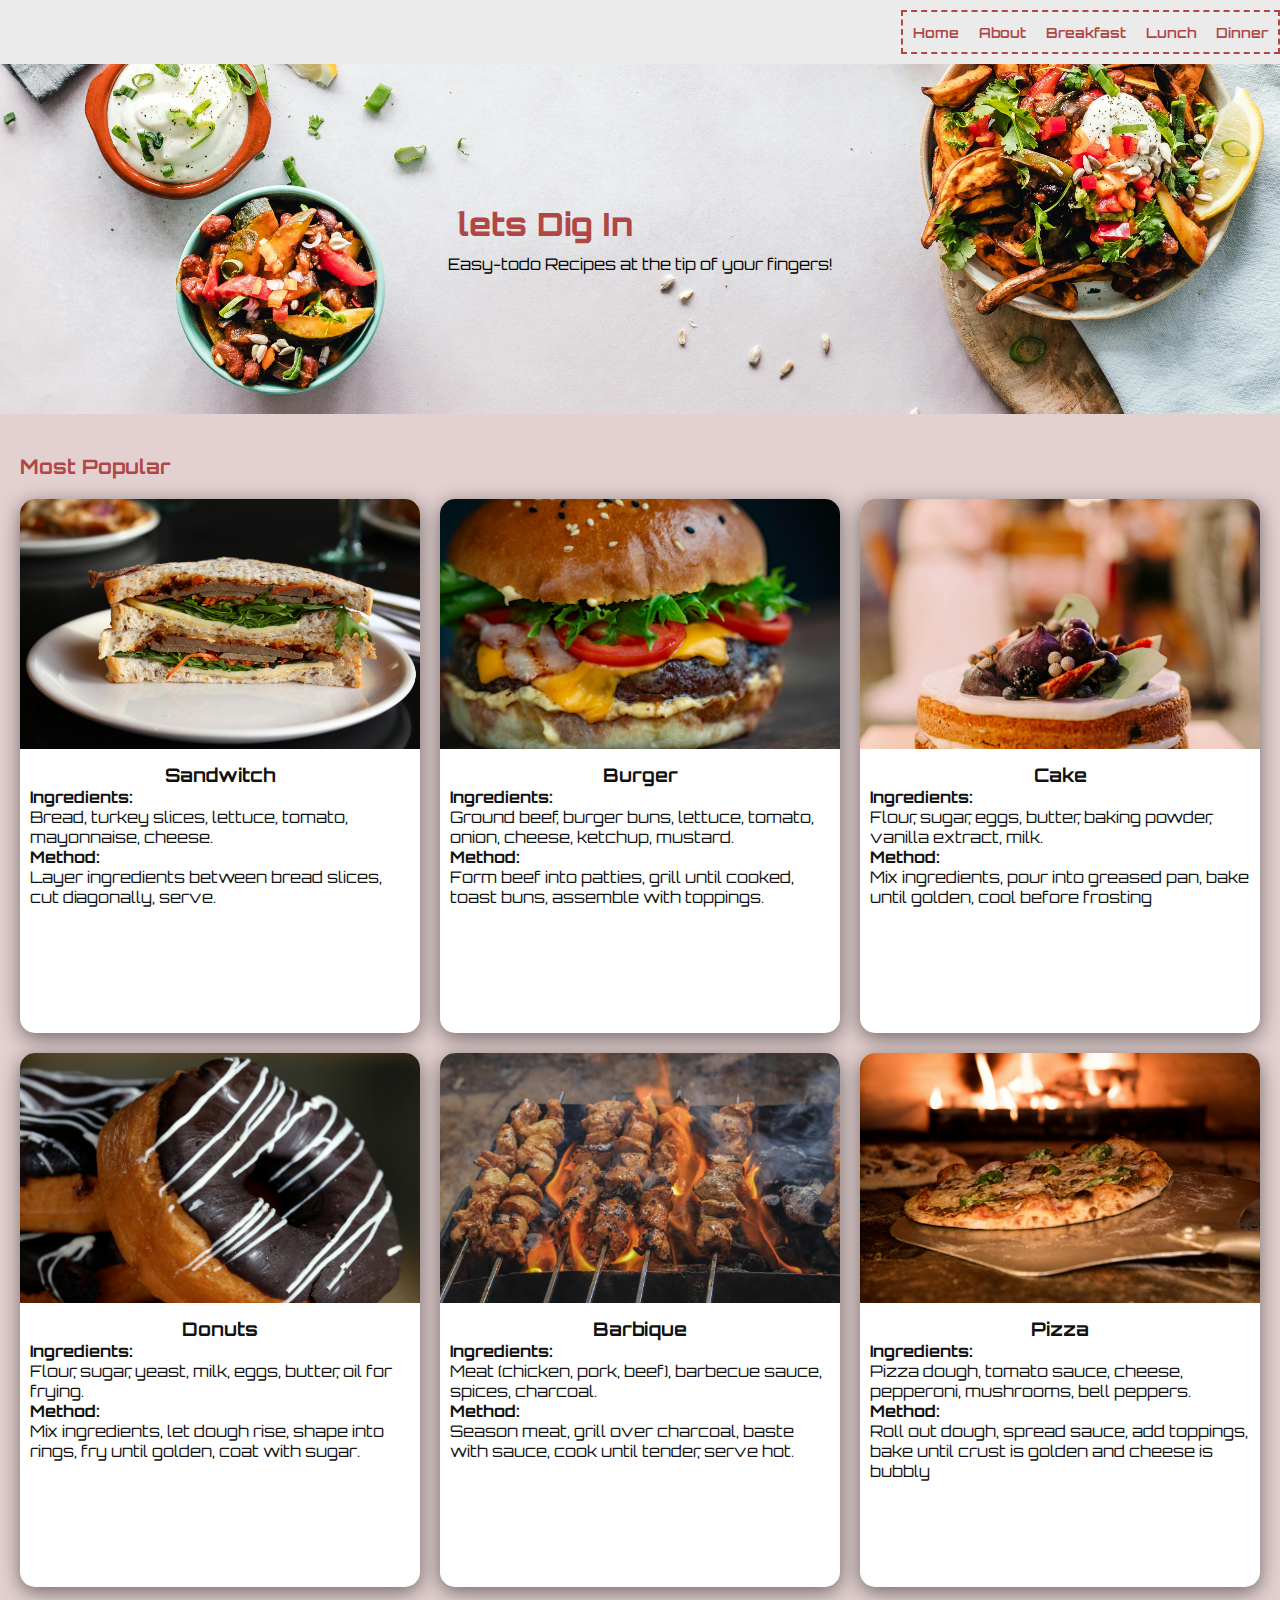
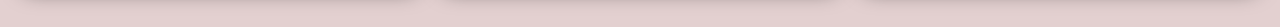
<file: index.html>
<!DOCTYPE html>
<html lang="en">

<head>
    <meta charset="UTF-8">
    <meta name="viewport" content="width=device-width, initial-scale=1.0">
    <title>Homepage</title>
    <link rel="stylesheet" href="css/style.css">
</head>

<body>
    <nav class="navbar">
        <ul>
            <li>
                <a href="/">Home</a>
            </li>
            <li>
                <a href="about.html">About</a>
            </li>
            <li>
                <a href="breakfast.html">Breakfast</a>
            </li>
            <li>
                <a href="lunch.html">Lunch</a>
            </li>
            <li>
                <a href="dinner.html">Dinner</a>
            </li>
        </ul>
    </nav>
    <main>
        <div class="hero-section">
            <div class="hero_part">
                <h3 class="hero_heading">
                    lets Dig In
                </h3>
                <p>Easy-todo Recipes at the tip of your fingers!</p>
            </div>
        </div>
        <div class="most_popular">
            <h2>Most Popular</h2>
            <div class="most_popularsect">

                <div class=card>
                    <div class=image>
                        <img src="./images/food (1).jpg" alt="">
                    </div>
                    <div class=content>
                        <h3>
                            Sandwitch</h3>
                        <h4> Ingredients: </h4>
                        <p>Bread, turkey slices, lettuce, tomato, mayonnaise, cheese.
                        </p>
                        <h4> Method:</h4>
                        <p> Layer ingredients between bread slices, cut diagonally, serve.
                        </p>
                    </div>
                </div>
                <div class=card>
                    <div class=image>
                        <img src="./images/food (2).jpg" alt="">
                    </div>
                    <div class=content>
                        <h3>
                            Burger</h3>
                        <h4> Ingredients: </h4>
                        <p>Ground beef, burger buns, lettuce, tomato, onion, cheese, ketchup, mustard.</p>
                        <h4> Method:</h4>
                        <p> Form beef into patties, grill until cooked, toast buns, assemble with toppings.
                        </p>
                    </div>
                </div>
                <div class=card>
                    <div class=image>
                        <img src="./images/food (3).jpg" alt="">
                    </div>
                    <div class=content>
                        <h3>
                            Cake</h3>
                        <h4> Ingredients: </h4>
                        <p>
                            Flour, sugar, eggs, butter, baking powder, vanilla extract, milk.
                        </p>
                        <h4> Method:</h4>
                        <p>
                            Mix ingredients, pour into greased pan, bake until golden, cool before frosting </p>
                    </div>
                </div>
                <div class=card>
                    <div class=image>
                        <img src="./images/food (4).jpg" alt="">
                    </div>
                    <div class=content>
                        <h3>
                            Donuts</h3>
                        <h4> Ingredients: </h4>
                        <p>Flour, sugar, yeast, milk, eggs, butter, oil for frying.
                        </p>
                        <h4> Method:</h4>
                        <p> Mix ingredients, let dough rise, shape into rings, fry until golden, coat with sugar.
                        </p>
                    </div>
                </div>
                <div class=card>
                    <div class=image>
                        <img src="./images/food (5).jpg" alt="">
                    </div>
                    <div class=content>
                        <h3>
                            Barbique</h3>
                        <h4> Ingredients: </h4>
                        <p>Meat (chicken, pork, beef), barbecue sauce, spices, charcoal.
                        </p>
                        <h4> Method:</h4>
                        <p> Season meat, grill over charcoal, baste with sauce, cook until tender, serve hot.
                        </p>
                    </div>
                </div>
                <div class=card>
                    <div class=image>
                        <img src="./images/food (6).jpg" alt="">
                    </div>
                    <div class=content>
                        <h3>
                            Pizza</h3>
                        <h4> Ingredients: </h4>
                        <p>Pizza dough, tomato sauce, cheese, pepperoni, mushrooms, bell peppers.

                        </p>
                        <h4> Method:</h4>
                        <p> Roll out dough, spread sauce, add toppings, bake until crust is golden and cheese is bubbly
                        </p>
                    </div>
                </div>
            </div>
        </div>
    </main>
</body>

</html>
</file>
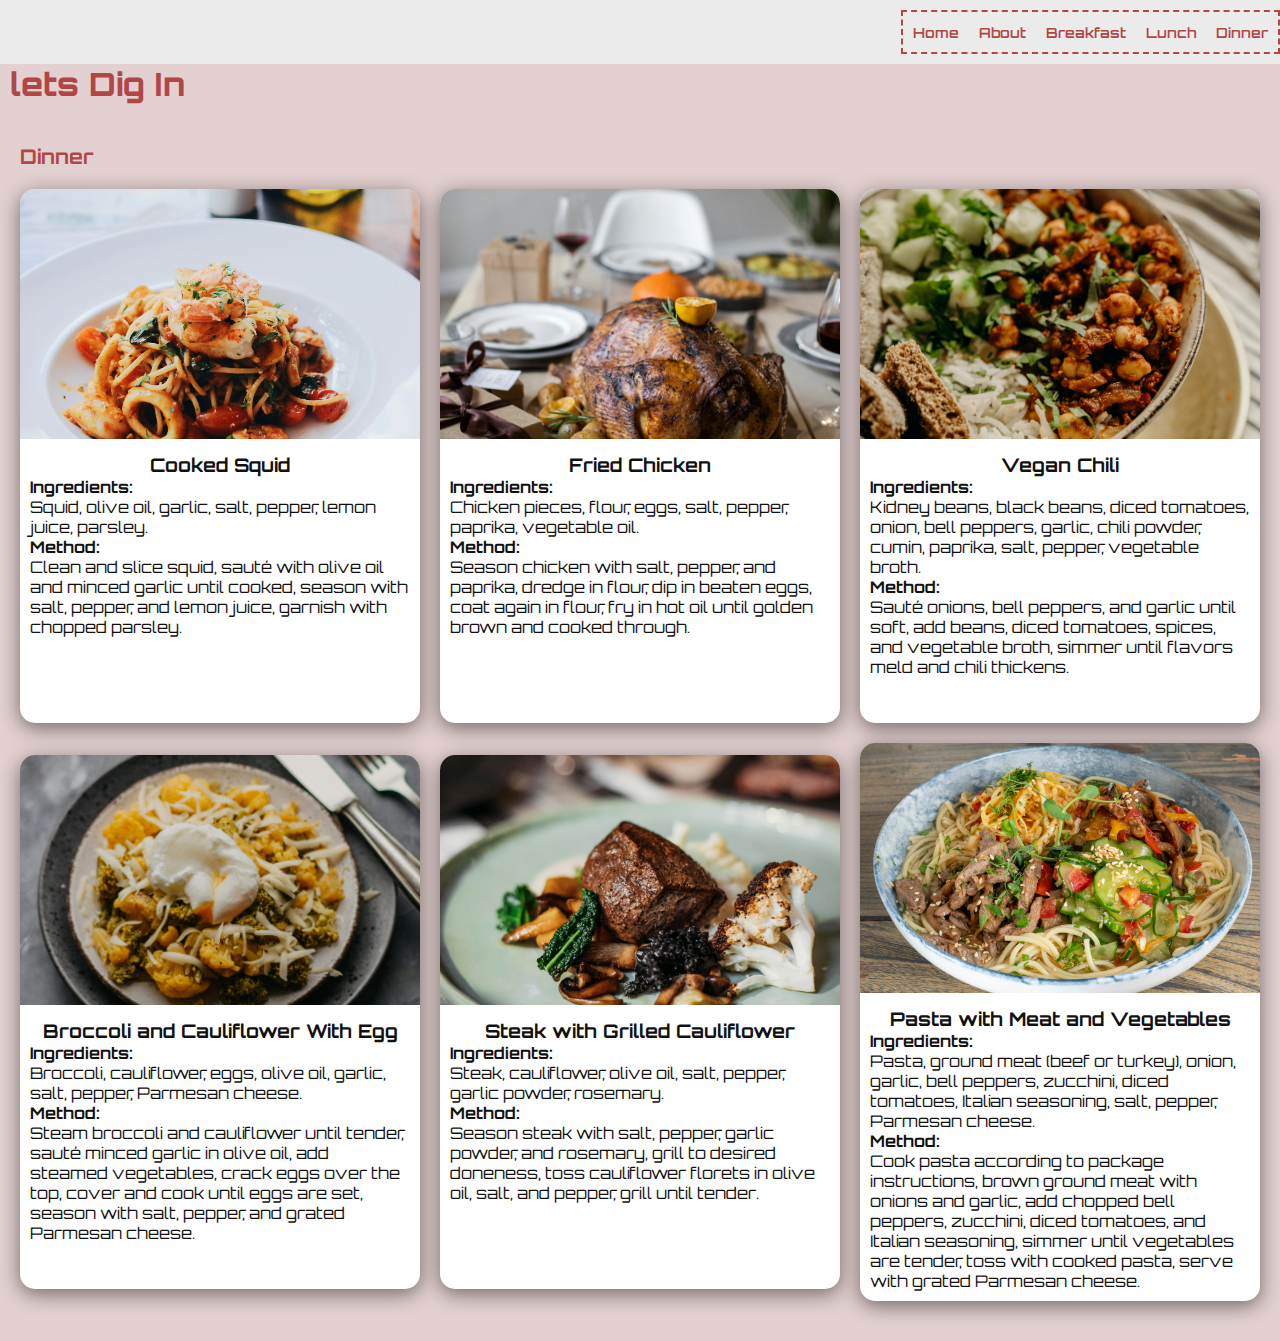
<file: dinner.html>
<!DOCTYPE html>
<html lang="en">

<head>
    <meta charset="UTF-8">
    <meta name="viewport" content="width=device-width, initial-scale=1.0">
    <title>Dinner</title>
    <link rel="stylesheet" href="css/style.css">
</head>

<body>
    <nav class="navbar">
        <ul>
            <li>
                <a href="index.html">Home</a>
            </li>
            <li>
                <a href="about.html">About</a>
            </li>
            <li>
                <a href="breakfast.html">Breakfast</a>
            </li>
            <li>
                <a href="lunch.html">Lunch</a>
            </li>
            <li>
                <a href="/">Dinner</a>
            </li>
        </ul>
    </nav>
    <main>
        <div>
            <h3 class="hero_heading">
                lets Dig In
            </h3>
            <div class="most_popular">
                <h2>Dinner</h2>
                <div class="most_popularsect">
                    <div class=card>
                        <div class=image>
                            <img src="./images/dinner (1).jpg" alt="">
                        </div>
                        <div class=content>
                            <h3> Cooked Squid </h3>
                            <h4> Ingredients: </h4>
                            <p>Squid, olive oil, garlic, salt, pepper, lemon juice, parsley.</p>
                            <h4> Method:</h4>
                            <p>Clean and slice squid, sauté with olive oil and minced garlic until cooked, season with salt, pepper, and lemon juice, garnish with chopped parsley.</p>
                        </div>
                    </div>
                    
                    <div class=card>
                        <div class=image>
                            <img src="./images/dinner (2).jpg" alt="">
                        </div>
                        <div class=content>
                            <h3> Fried Chicken </h3>
                            <h4> Ingredients: </h4>
                            <p>Chicken pieces, flour, eggs, salt, pepper, paprika, vegetable oil.</p>
                            <h4> Method:</h4>
                            <p>Season chicken with salt, pepper, and paprika, dredge in flour, dip in beaten eggs, coat again in flour, fry in hot oil until golden brown and cooked through.</p>
                        </div>
                    </div>
                    
                    <div class=card>
                        <div class=image>
                            <img src="./images/dinner (3).jpg" alt="">
                        </div>
                        <div class=content>
                            <h3>Vegan Chili</h3>
                            <h4> Ingredients: </h4>
                            <p>Kidney beans, black beans, diced tomatoes, onion, bell peppers, garlic, chili powder, cumin, paprika, salt, pepper, vegetable broth.</p>
                            <h4> Method:</h4>
                            <p>Sauté onions, bell peppers, and garlic until soft, add beans, diced tomatoes, spices, and vegetable broth, simmer until flavors meld and chili thickens.</p>
                        </div>
                    </div>
                    
                    <div class=card>
                        <div class=image>
                            <img src="./images/dinner (4).jpg" alt="">
                        </div>
                        <div class=content>
                            <h3>Broccoli and Cauliflower With Egg</h3>
                            <h4> Ingredients: </h4>
                            <p>Broccoli, cauliflower, eggs, olive oil, garlic, salt, pepper, Parmesan cheese.</p>
                            <h4> Method:</h4>
                            <p>Steam broccoli and cauliflower until tender, sauté minced garlic in olive oil, add steamed vegetables, crack eggs over the top, cover and cook until eggs are set, season with salt, pepper, and grated Parmesan cheese.</p>
                        </div>
                    </div>
                    
                    <div class=card>
                        <div class=image>
                            <img src="./images/dinner (5).jpg" alt="">
                        </div>
                        <div class=content>
                            <h3>Steak with Grilled Cauliflower</h3>
                            <h4> Ingredients: </h4>
                            <p>Steak, cauliflower, olive oil, salt, pepper, garlic powder, rosemary.</p>
                            <h4> Method:</h4>
                            <p>Season steak with salt, pepper, garlic powder, and rosemary, grill to desired doneness, toss cauliflower florets in olive oil, salt, and pepper, grill until tender.</p>
                        </div>
                    </div>
                    
                    <div class=card>
                        <div class=image>
                            <img src="./images/dinner (6).jpg" alt="">
                        </div>
                        <div class=content>
                            <h3>Pasta with Meat and Vegetables</h3>
                            <h4> Ingredients: </h4>
                            <p>Pasta, ground meat (beef or turkey), onion, garlic, bell peppers, zucchini, diced tomatoes, Italian seasoning, salt, pepper, Parmesan cheese.</p>
                            <h4> Method:</h4>
                            <p>Cook pasta according to package instructions, brown ground meat with onions and garlic, add chopped bell peppers, zucchini, diced tomatoes, and Italian seasoning, simmer until vegetables are tender, toss with cooked pasta, serve with grated Parmesan cheese.</p>
                        </div>
                    </div>
                     
                </div>
            </div>
        </div>
    </main>
</body>

</html>
</file>
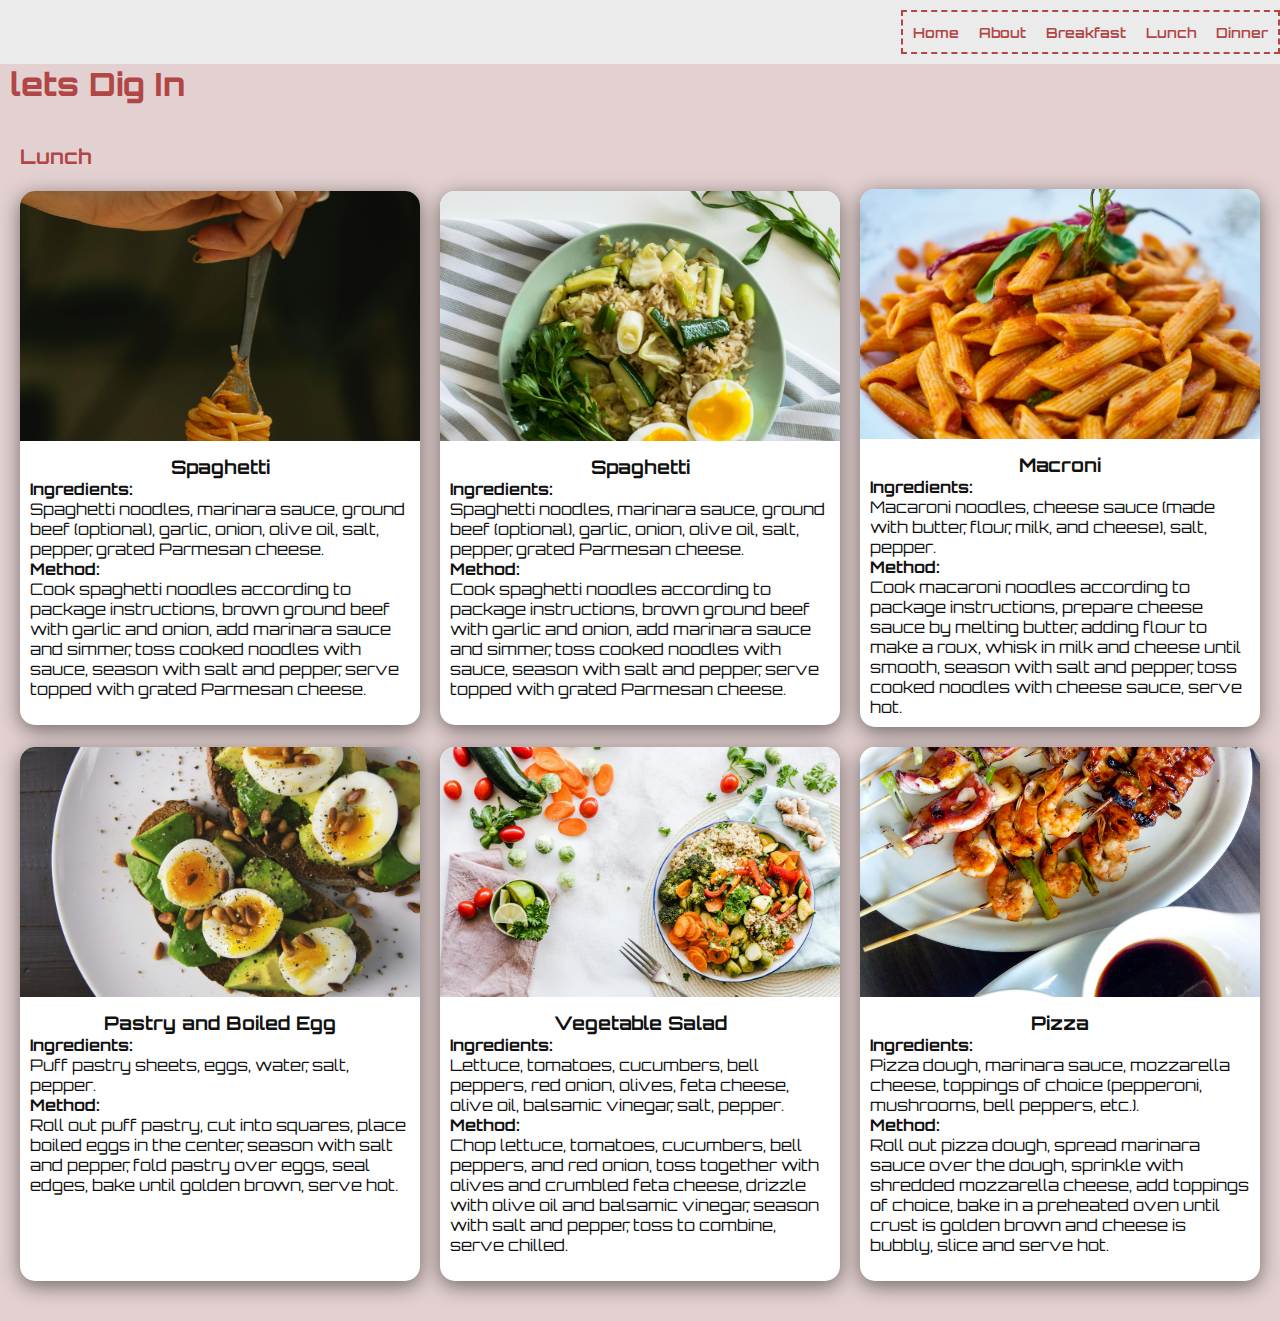
<file: lunch.html>
<!DOCTYPE html>
<html lang="en">

<head>
    <meta charset="UTF-8">
    <meta name="viewport" content="width=device-width, initial-scale=1.0">
    <title>Lunch</title>
    <link rel="stylesheet" href="css/style.css">
</head>

<body>
    <nav class="navbar">
        <ul>
            <li>
                <a href="index.html">Home</a>
            </li>
            <li>
                <a href="about.html">About</a>
            </li>
            <li>
                <a href="breakfast.html">Breakfast</a>
            </li>
            <li>
                <a href="/">Lunch</a>
            </li>
            <li>
                <a href="dinner.html">Dinner</a>
            </li>
        </ul>
    </nav>
    <main>
        <div>
            <h3 class="hero_heading">
                lets Dig In
            </h3>
            <div class="most_popular">
                <h2>Lunch</h2>
                <div class="most_popularsect">
                    <div class=card>
                        <div class=image>
                            <img src="./images/lunch (1).jpg" alt="">
                        </div>
                        <div class=content>
                            <h3>
                                Spaghetti
                            </h3>
                            <h4> Ingredients:</h4>
                            <p>Spaghetti noodles, marinara sauce, ground beef (optional), garlic, onion, olive oil,
                                salt, pepper, grated Parmesan cheese.</p>
                            <h4> Method:</h4>
                            <p>
                                Cook spaghetti noodles according to package instructions, brown ground beef with garlic
                                and onion, add marinara sauce and simmer, toss cooked noodles with sauce, season with
                                salt and pepper, serve topped with grated Parmesan cheese.</p>
                        </div>
                    </div>
                    <div class=card>
                        <div class=image>
                            <img src="./images/lunch (2).jpg" alt="">
                        </div>
                        <div class=content>
                            <h3>
                                Spaghetti
                            </h3>

                            <h4> Ingredients:</h4>
                            <p>Spaghetti noodles, marinara sauce, ground beef (optional), garlic, onion, olive oil,
                                salt, pepper, grated Parmesan cheese.</p>
                            <h4> Method:</h4>
                            <p>
                                Cook spaghetti noodles according to package instructions, brown ground beef with garlic
                                and onion, add marinara sauce and simmer, toss cooked noodles with sauce, season with
                                salt and pepper, serve topped with grated Parmesan cheese.</p>
                        </div>
                    </div>
                    <div class=card>
                        <div class=image>
                            <img src="./images/lunch (3).jpg" alt="">
                        </div>
                        <div class=content>
                            <h3>

                                Macroni

                            </h3>

                            <h4> Ingredients:</h4>
                            <p>Macaroni noodles, cheese sauce (made with butter, flour, milk, and cheese), salt, pepper.
                            </p>
                            <h4> Method:</h4>
                            <p>Cook macaroni noodles according to package instructions, prepare cheese sauce by melting
                                butter, adding flour to make a roux, whisk in milk and cheese until smooth, season with
                                salt and pepper, toss cooked noodles with cheese sauce, serve hot.</p>
                        </div>
                    </div>
                    <div class=card>
                        <div class=image>
                            <img src="./images/lunch (4).jpg" alt="">
                        </div>
                        <div class=content>
                            <h3>
                                Pastry and Boiled Egg

                            </h3>

                            <h4> Ingredients:</h4>
                            <p>Puff pastry sheets, eggs, water, salt, pepper.</p>
                            <h4> Method:</h4>
                            <p>
                                Roll out puff pastry, cut into squares, place boiled eggs in the center, season with
                                salt and pepper, fold pastry over eggs, seal edges, bake until golden brown, serve hot.
                            </p>
                        </div>
                    </div>
                    <div class=card>
                        <div class=image>
                            <img src="./images/lunch (5).jpg" alt="">
                        </div>
                        <div class=content>
                            <h3>

                                Vegetable Salad

                            </h3>

                            <h4> Ingredients:</h4>
                            <p>
                                Lettuce, tomatoes, cucumbers, bell peppers, red onion, olives, feta cheese, olive oil,
                                balsamic vinegar, salt, pepper.</p>
                            <h4> Method:</h4>
                            <p>
                                Chop lettuce, tomatoes, cucumbers, bell peppers, and red onion, toss together with
                                olives and crumbled feta cheese, drizzle with olive oil and balsamic vinegar, season
                                with salt and pepper, toss to combine, serve chilled.</p>
                        </div>
                    </div>
                    <div class=card>
                        <div class=image>
                            <img src="./images/lunch (6).jpg" alt="">
                        </div>
                        <div class=content>
                            <h3>
                                Pizza

                            </h3>

                            <h4> Ingredients:</h4>
                            <p>
                                Pizza dough, marinara sauce, mozzarella cheese, toppings of choice (pepperoni,
                                mushrooms, bell peppers, etc.).</p>
                            <h4> Method:</h4>
                            <p>
                                Roll out pizza dough, spread marinara sauce over the dough, sprinkle with shredded
                                mozzarella cheese, add toppings of choice, bake in a preheated oven until crust is
                                golden brown and cheese is bubbly, slice and serve hot.
                            </p>
                        </div>
                    </div>
                </div>
            </div>
        </div>

    </main>
</body>

</html>
</file>
<file: css/style.css>
@import url("https://fonts.googleapis.com/css2?family=Orbitron:wght@400..900&display=swap");
* {
  margin: 0;
  padding: 0;
  box-sizing: border-box;
  font-family: "Orbitron", sans-serif;
}
body {
  background-color: #e3d0d0;
}
.navbar {
  display: flex;
  justify-content: flex-end;
  align-items: center;
  background-color: #ebebeb;
  color: #b14646;
  padding: 10px 0px;
}
.navbar ul {
  list-style: none;
  display: flex;
  justify-content: center;
  align-items: center;
  gap: 20px;
  border: 2px dashed #b14646;
  box-shadow: 0 0 0 (5px / 2) darken(#b14646, 20%), 0 0 0 (5px * 2.5) #fff,
    inset 0 0 0 (5px / 2) darken(#fff, 20%),
    0 5px (5px * 2) (5px * 3) rgba(0, 0, 0, 0.5), inset 0 0 0 (5px * 1.2) #fff,
    inset 0 0 100vw 100vw #e3d0d0;
  padding: 10px;
}
.navbar ul li a {
  text-decoration: none;
  color: #b14646;
  font-size: 14px;
  font-weight: 600;
}
.navbar ul li a:hover {
  color: #cc5252;
  font-size: 14px;
  font-weight: 600;
}
.hero-section {
  display: flex;
  justify-content: center;
  align-items: center;
  background-image: url("../images/herobg\ \(1\).jpg");
  background-position: 100% 100%;
  background-size: cover;
  background-repeat: no-repeat;
  height: 350px;
  max-height: 350px;
}
.hero_heading {
  font-size: 32px;
  font-weight: 800;
  color: #b14646;
  padding-left: 10px;
}
.hero_part {
  display: flex;
  flex-direction: column;
  justify-content: flex-start;
  align-items: flex-start;
  padding: 20px;
  gap: 10px;
}
.most_popular {
  display: flex;
  flex-direction: column;
  justify-content: flex-start;
  align-items: flex-start;
  padding: 40px 20px;
  overflow: hidden;
}
.most_popular h2 {
  font-size: 20px;
  font-weight: 700;
  color: #b14646;
  margin-bottom: 20px;
}
.most_popularsect {
  display: grid;
  grid-template-columns: repeat(3, 1fr);
  place-items: center;
  align-content: center;
  width: 100%;
  gap: 20px;
}
.card {
  position: relative;
  background-color: #fff;
  display: flex;
  flex-direction: column;
  box-shadow: 0 5px 20px rgba(0, 0, 0, 0.5);
  transition: 0.3s ease-in-out;
  border-radius: 15px;
}
.card .image {
  position: relative;
  z-index: 1;
}

.card .image img {
  width: 100%;
  height: 250px;
  object-fit: cover;
  border-top-left-radius: 15px;
  border-top-right-radius: 15px;
}

.card .content {
  /* margin-top: 10px; */
  padding: 10px;
  position: relative;
  padding: 10;
  color: #111;
  text-align: center;
  transition: 0.3s ease-in-out;
  min-height: 280px;
}
.card .content h4, .card .content p{
    text-align: left;
}
.card:hover{
    position: relative;
    transform: translateY(-30px);
    z-index: 10;
}
.about-main {
  position: relative;
  overflow: hidden;
}
.about-section {
  position: relative;
  background-image: url("../images/herobg\ \(2\).jpg");
  background-position: 100% 100%;
  background-size: cover;
  background-repeat: no-repeat;
  filter: grayscale(60%);
  color: white;
  /* padding: 0px 60px; */
  height: 350px;
  max-height: 350px;
}
.about-text {
  position: absolute;
  top: 50%;
  left: 45%;
  transform: translate(-50%, -50%);
  z-index: 5;
  width: 80%;
  /* color: white; */
}
.about-text p {
  font-size: xx-large;
  font-weight: 700;
  color: rgb(247, 58, 25);
}
.text-sect {
  display: flex;
  flex-direction: column;
  justify-content: flex-start;
  align-items: flex-start;
  border: 5px dashed #b14646;
  box-shadow: 0 0 0 (5px / 2) darken(#b14646, 20%), 0 0 0 (5px * 2.5) #fff,
    inset 0 0 0 (5px / 2) darken(#fff, 20%),
    0 5px (5px * 2) (5px * 3) rgba(0, 0, 0, 0.5), inset 0 0 0 (5px * 1.2) #fff,
    inset 0 0 100vw 100vw #e3d0d0;
  padding: 10px;
  margin: 20px 15px;
}
.text-sect h3 {
  font-size: 20px;
  font-weight: 700;
  color: #b14646;
  margin-bottom: 10px;
}
.text-sect p {
  font-size: 14px;
  font-weight: 400;
}

@media screen and (max-width: 600px) {
  .navbar ul {
    gap: 5px;
    border: none;
    box-shadow: none;
  }
  .most_popularsect {
    grid-template-columns: repeat(1, 1fr);
  }
}
@media screen and (min-width: 601px) and (max-width: 768px) {
  .most_popularsect {
    grid-template-columns: repeat(3, 1fr);
  }
}
</file>
